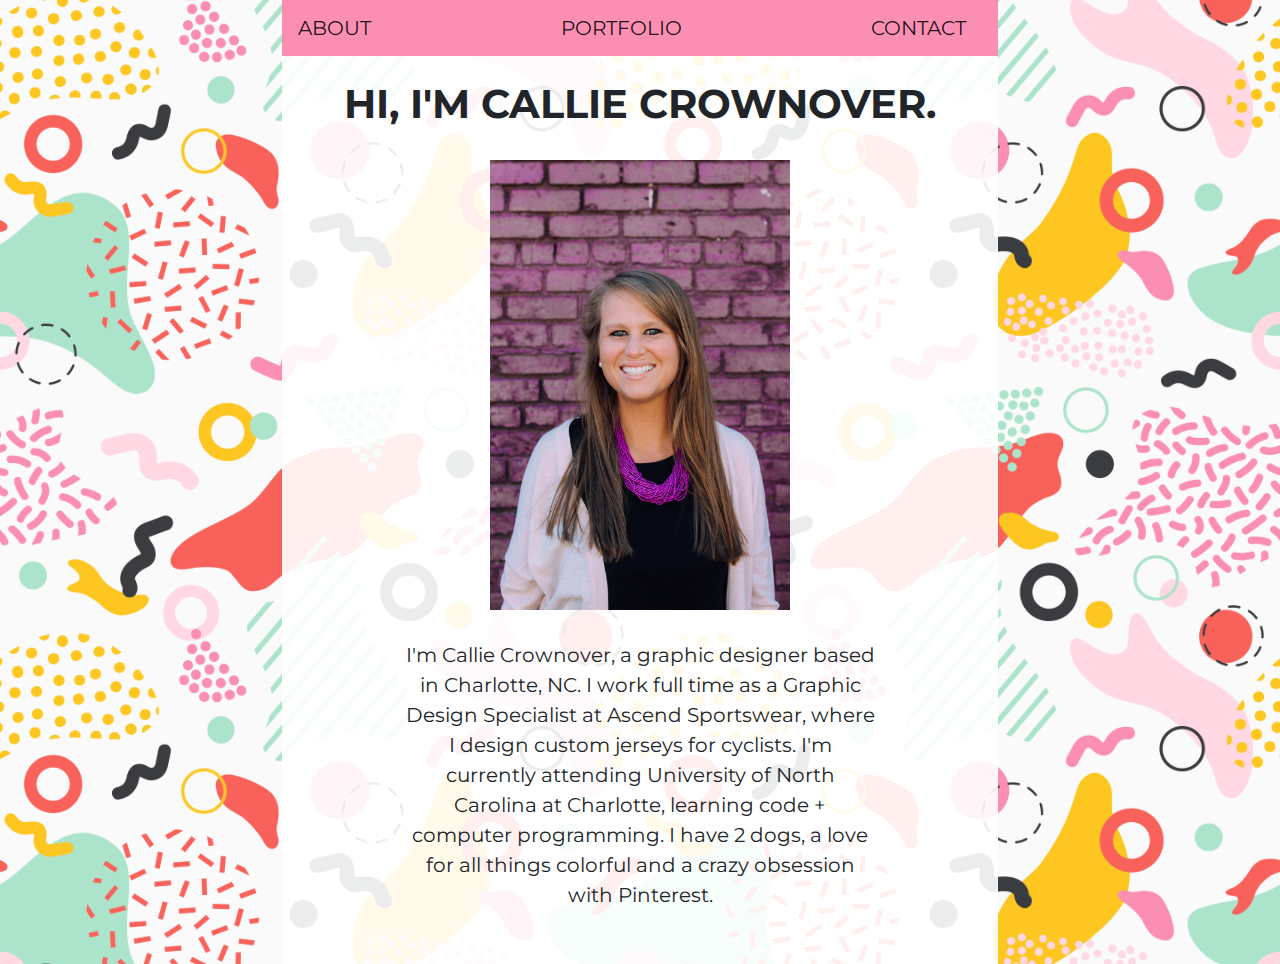
<file: index.html>
<!DOCTYPE html>
<html lang="en">
<head>
    <meta charset="UTF-8">
    <meta name="viewport" content="width=device-width, initial-scale=1.0">
    <title>Callie Crownover</title>

    <link rel="stylesheet" href="https://maxcdn.bootstrapcdn.com/bootstrap/4.0.0/css/bootstrap.min.css">
    <link href="https://fonts.googleapis.com/css2?family=Montserrat:ital,wght@0,100;0,200;0,300;0,400;0,500;0,600;0,700;0,800;0,900;1,100;1,200;1,300;1,400;1,500;1,600;1,700;1,800;1,900&display=swap" rel="stylesheet">
    <link rel="stylesheet" type="text/css" href= "css/style.css">
    <script src="https://code.jquery.com/jquery-3.4.1.slim.min.js" integrity="sha384-J6qa4849blE2+poT4WnyKhv5vZF5SrPo0iEjwBvKU7imGFAV0wwj1yYfoRSJoZ+n" crossorigin="anonymous"></script>
    <script src="https://cdn.jsdelivr.net/npm/popper.js@1.16.0/dist/umd/popper.min.js" integrity="sha384-Q6E9RHvbIyZFJoft+2mJbHaEWldlvI9IOYy5n3zV9zzTtmI3UksdQRVvoxMfooAo" crossorigin="anonymous"></script>
    <script src="https://stackpath.bootstrapcdn.com/bootstrap/4.4.1/js/bootstrap.min.js" integrity="sha384-wfSDF2E50Y2D1uUdj0O3uMBJnjuUD4Ih7YwaYd1iqfktj0Uod8GCExl3Og8ifwB6" crossorigin="anonymous"></script>

</head>

<body>

    <div class = "box">
      
        <div class = navbar-center>
            <nav class="navbar navbar-light collapse.navbar-collapse">
              <a class="navbar-brand" href="index.html">ABOUT</a>
              <a class="navbar-brand" href="portfolio.html">PORTFOLIO</a>
              <a class="navbar-brand" href="contact.html">CONTACT</a>
            </nav>
        </div>


            
<br>

            <h1 id = "h1">HI, I'M CALLIE CROWNOVER. </h1>
          
          <br>

          <img src="./images/IMG_9754.jpg" width="300" alt="me" style="display: block; margin-left: auto; margin-right: auto;" />
          
                <p class = "text">
                    I'm Callie Crownover, a graphic designer based in Charlotte, NC. I work full time as a Graphic Design Specialist at Ascend Sportswear, where I design custom jerseys for cyclists. I'm currently attending University of North Carolina at Charlotte, learning code + computer programming. I have 2 dogs, a love for all things colorful and a crazy obsession with Pinterest.</p>
          
            <br>
    
    </div>
</body>
</html>
</file>
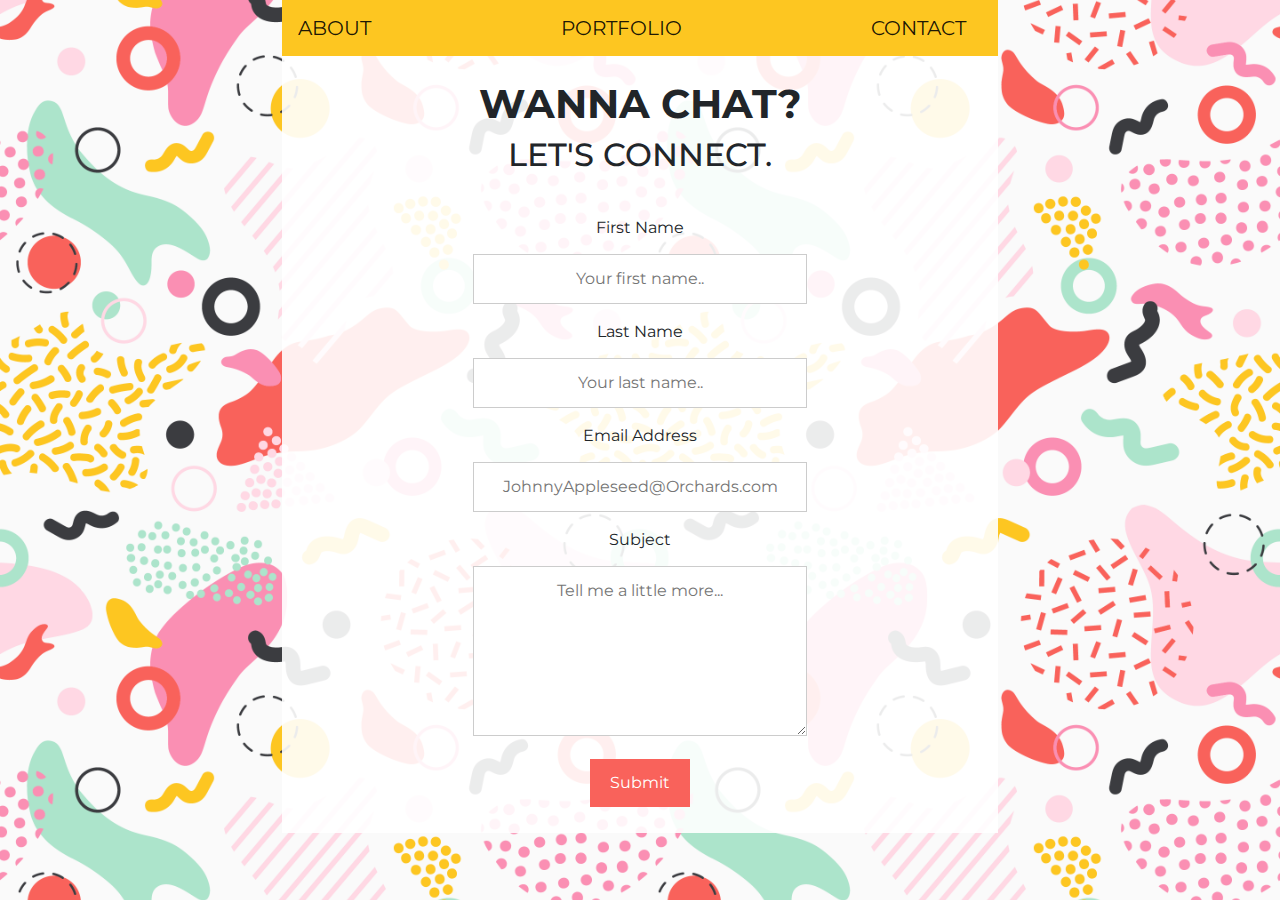
<file: contact.html>
<!DOCTYPE html>
<html lang="en-us">

<head>
    <meta name="viewport" content= "width=device-width, initial-scale=1">
      
    <meta charset="UTF-8">
      
    <title>Callie Crownover</title>
      
    <link rel="stylesheet" href="https://maxcdn.bootstrapcdn.com/bootstrap/4.0.0/css/bootstrap.min.css">
    <link href="https://fonts.googleapis.com/css2?family=Montserrat:ital,wght@0,100;0,200;0,300;0,400;0,500;0,600;0,700;0,800;0,900;1,100;1,200;1,300;1,400;1,500;1,600;1,700;1,800;1,900&display=swap" rel="stylesheet">
    <link rel="stylesheet" type="text/css" href= "./css/style3.css">
    <div style = "background-image: URL(file:///Users/carolinecrownover/Desktop/cc-responsive-portfolio/images/Background2-03.png);">
      
</head>



<body>

<section>
    <div class= "box">
    <div class= "wrapper">
    <nav class="navbar navbar-light">
      <a class="navbar-brand" href="index.html">ABOUT</a>
      <a class="navbar-brand" href="portfolio.html">PORTFOLIO</a>
      <a class="navbar-brand" href="#">CONTACT</a>
    </nav>
  </div>

<br>

  <h1><strong>WANNA CHAT?</strong></h1>
  <h2>LET'S CONNECT.</h2>

  <br>

  <form>
  <div class="container">
    <div class = "form-group">
    <div class="row">
        <div class = "col-lg-3"> </div>
      <div class="col-lg-6">
        <form action="/action_page.php">

          <label for="fname">First Name</label>
          <input type="text" id="fname" name="firstname" placeholder="Your first name..">

          <label for="lname">Last Name</label>
          <input type="text" id="lname" name="lastname" placeholder="Your last name..">

          <label for="email">Email Address</label>
          <input type="text" id="email" name="email" placeholder="JohnnyAppleseed@Orchards.com">

          <label for="subject">Subject</label>
          <textarea id="subject" name="subject" placeholder="Tell me a little more..." style="height:170px"></textarea>

          <input type="submit" value="Submit">
    </div>
</form>
      </div>
    </div>
  </div>

</section>
</div>

</body>
</html>
</file>
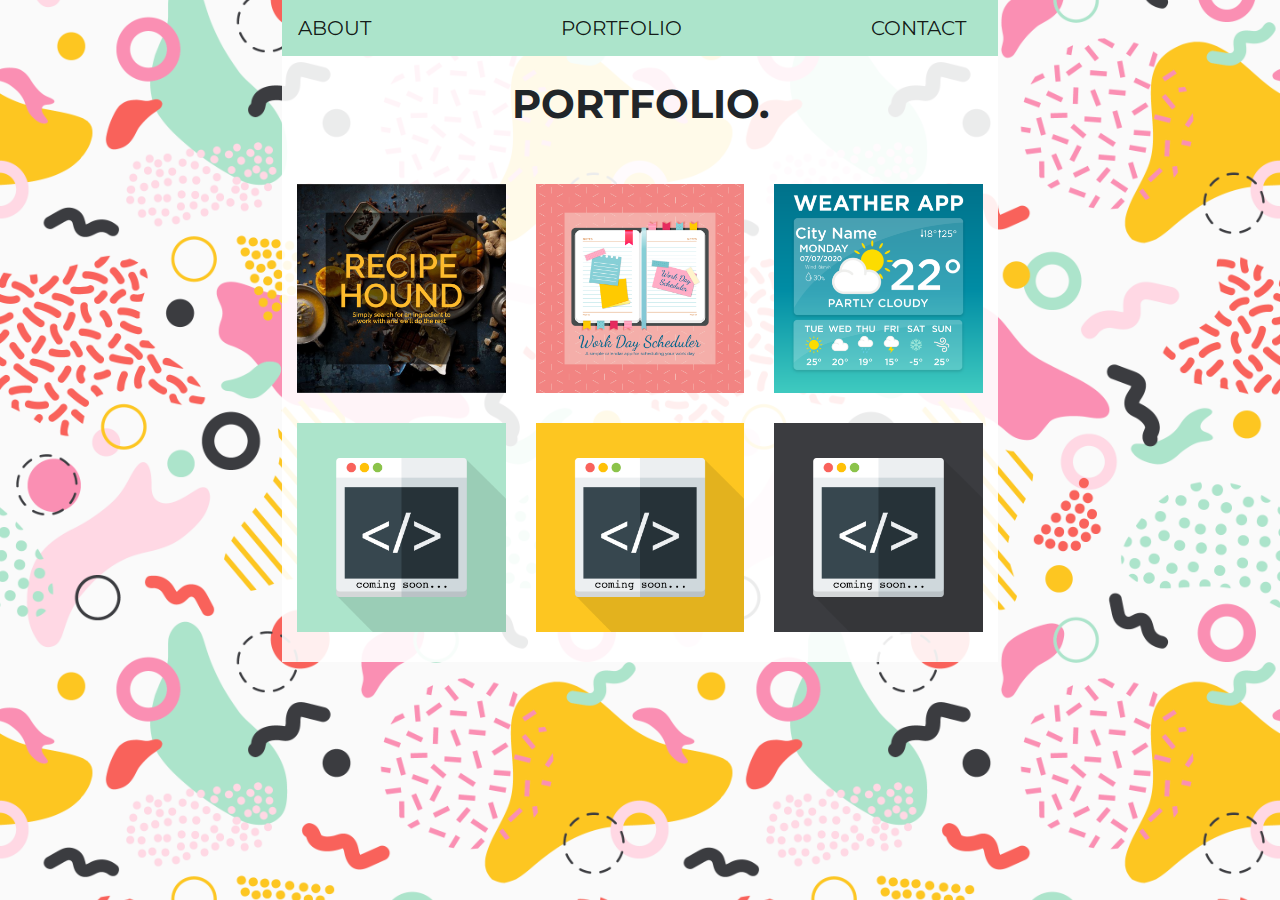
<file: portfolio.html>
<!DOCTYPE html>
<html lang="en-us">

<head>
    <meta name="viewport" content= "width=device-width, initial-scale=1">
          
    <meta charset="UTF-8">
          
    <title>Callie Crownover</title>
          
    <link rel="stylesheet" href="https://maxcdn.bootstrapcdn.com/bootstrap/4.0.0/css/bootstrap.min.css">
    <link href="https://fonts.googleapis.com/css2?family=Montserrat:ital,wght@0,100;0,200;0,300;0,400;0,500;0,600;0,700;0,800;0,900;1,100;1,200;1,300;1,400;1,500;1,600;1,700;1,800;1,900&display=swap" rel="stylesheet">
    <link rel="stylesheet" type="text/css" href= "./css/style2.css">
    <div style = "background-image: URL(file:///Users/carolinecrownover/Desktop/cc-responsive-portfolio/images/Background2-02.png);"></div>
          
</head>



<body>

    <div class = "box">
        <div class = navbar-center>
            <nav class="navbar navbar-light">
              <a class="navbar-brand" href="index.html">ABOUT</a>
              <a class="navbar-brand" href="#">PORTFOLIO</a>
              <a class="navbar-brand" href="contact.html">CONTACT</a>
            </nav>
        </div>
  
        <br>

  
<h1 id = "h1">PORTFOLIO. </h1>
          
        <br>
<br>

<div class="container">

    <div class="row">
    <div class= "col-lg-4">
        <a target = "_blank" href="https://calliecrownover.github.io/project1/">
            <img alt="PORTFOLIO 1" src="./images/recipe hound icon image-01.png" width="100%">
    </div>

    <div class= "col-lg-4">
        <a target = "_blank" href="https://calliecrownover.github.io/workdayscheduler/">
            <img alt="PORTFOLIO 2" src="./images/work day scheduler icon-01.png" width="100%">
    </div>

    <div class= "col-lg-4">
        <a target = "_blank" href="https://calliecrownover.github.io/weatherapp/">
            <img alt="PORTFOLIO 3" src="./images/weather app icon-01.png" width="100%">
    </div>

    <div class= "col-lg-4">
        <a target = "_blank" href="https://calliecrownover.github.io/cc-responsive-portfolio/portfolio.html">
            <img alt="PORTFOLIO 4" src="./images/COMING SOONB-04.png" width="100%">
    </div>

    <div class= "col-lg-4">
        <a target = "_blank" href="https://calliecrownover.github.io/cc-responsive-portfolio/portfolio.html">
            <img alt="PORTFOLIO 5" src="./images/COMING SOONB-05.png" width="100%">
    </div>

    <div class= "col-lg-4">
        <a target = "_blank" href="https://calliecrownover.github.io/cc-responsive-portfolio/portfolio.html">
            <img alt="PORTFOLIO 6" src="./images/COMING SOONB-06.png" width="100%">
    </div>

<br>
<br>
<br>
</div>
</div>
</div>
</div>

</div>
</div>
</section>
</body>
</file>
<file: css/style.css>
* {
    font-family: 'Montserrat', sans-serif;
}




p {
    text-align:center;
}




body {
    background-image: url('../images/Background2-01.png');
    background-position: center;
    background-size: cover;
    background-repeat: no-repeat;
}




.text {
    margin: 30px 120px 30px 120px;
    font-size: 20px;
}




#h1 {
    text-align: center;
    font-weight: bold;
}




.navbar-center {
    position: relative;
    width: 100%;
    background-color: #FA8FB3;

}




.box {
    background: rgba(255, 255, 255, 0.9);
    height: 100%;
    margin-top: 0px;
    margin-left: 22%;
    margin-right: 22%;
    padding-top: 0px;
    padding-bottom: 0px;
}




@media screen and (max-width: 600px) {
    .navbar {
        scale: 20%;
    }


    .text {
        margin: 30px 30px 30px 30px;
        font-size: 15px;
    }

    .box {
        background: rgba(255, 255, 255, 0.9);
        height: 100%;
        margin-top: 0px;
        margin-left: 15%;
        margin-right: 15%;
        padding-top: 0px;
        padding-bottom: 0px;
    }

}
</file>
<file: css/style3.css>
* {
    font-family: 'Montserrat', sans-serif;
    text-align: center;
    box-sizing: border-box;
}

.navbar {
    width: 100%;
    background-color: #FDC621;
    color: white;
    text-align:center;
}

body {
  background-image: url('../images/Background2-03.png');
  background-position: center;
  background-size: cover;

}



.text {
    margin: 30px 150px 30px 150px;
    font-size: 20px;
    text-align: center;

}




.section {
    padding: 0 100px;
    display: flex;
    align-items: center;
}


.form-group {
    justify-content: center;
}

.box {
  background: rgba(255, 255, 255, 0.9);
  height: 100%;
  margin-top: 0px;
  margin-left: 22%;
  margin-right: 22%;
  padding-top: 0px;
  padding-bottom: 0px;
}
  

  input[type=text], select, textarea {
    width: 100%;
    padding: 12px;
    border: 1px solid #ccc;
    margin-top: 6px;
    margin-bottom: 16px;
    resize: vertical;
  }
  

  input[type=submit] {
    background-color: #F9625B;
    color: white;
    padding: 12px 20px;
    border: none;
    cursor: pointer;
  }
  

  input[type=submit]:hover {
    background-color: #F9625B;
  }
  

.container {
    display: grid;
    grid-template-rows: auto;
    text-align: center;
    border-radius: 5px;
    padding: 10px;
}
  

.column {
    float: left;
    margin-top: 6px;
    padding: 20px;
}
  

  /* Clear floats after the columns */
  .row:after {
    content: "";
    display: table;
    clear: both;
  }
  

  @media screen and (max-width: 600px) {
    .navbar {
        scale: 20%;
    }



    .text {
        margin: 30px 30px 30px 30px;
        font-size: 15px;
    }

    .box {
        background: rgba(255, 255, 255, 0.9);
        height: 100%;
        margin-top: 0px;
        margin-left: 15%;
        margin-right: 15%;
        padding-top: 0px;
        padding-bottom: 0px;
    }

}
</file>
<file: css/style2.css>
* {
    font-family: 'Montserrat', sans-serif;
}




p {
    text-align:center;
}

body {
    background-image: url('../images/Background2-02.png');
    background-position: center;
    background-size: cover;

}

.text {
    margin: 30px 150px 30px 150px;
    font-size: 20px;
}





#h1 {
    text-align: center;
    font-weight: bold;
}




.navbar-center {
    position: relative;
    width: 100%;
    background-color: #ACE4CB;

}




.box {
    background: rgba(255, 255, 255, 0.9);
    height: 100%;
    margin-top: 0px;
    margin-left: 22%;
    margin-right: 22%;
    padding-top: 0px;
    padding-bottom: 0px;
}




.col-lg-4 {
    padding-top: 0px;
    padding-bottom: 30px;
}




.container {
    align-self: center;
    display: block;
}



@media screen and (max-width: 600px) {
    .navbar {
        scale: 20%;
    }


    .text {
        margin: 30px 30px 30px 30px;
        font-size: 15px;
    }

    .box {
        background: rgba(255, 255, 255, 0.9);
        height: 100%;
        margin-top: 0px;
        margin-left: 15%;
        margin-right: 15%;
        padding-top: 0px;
        padding-bottom: 0px;
    }

}
</file>
